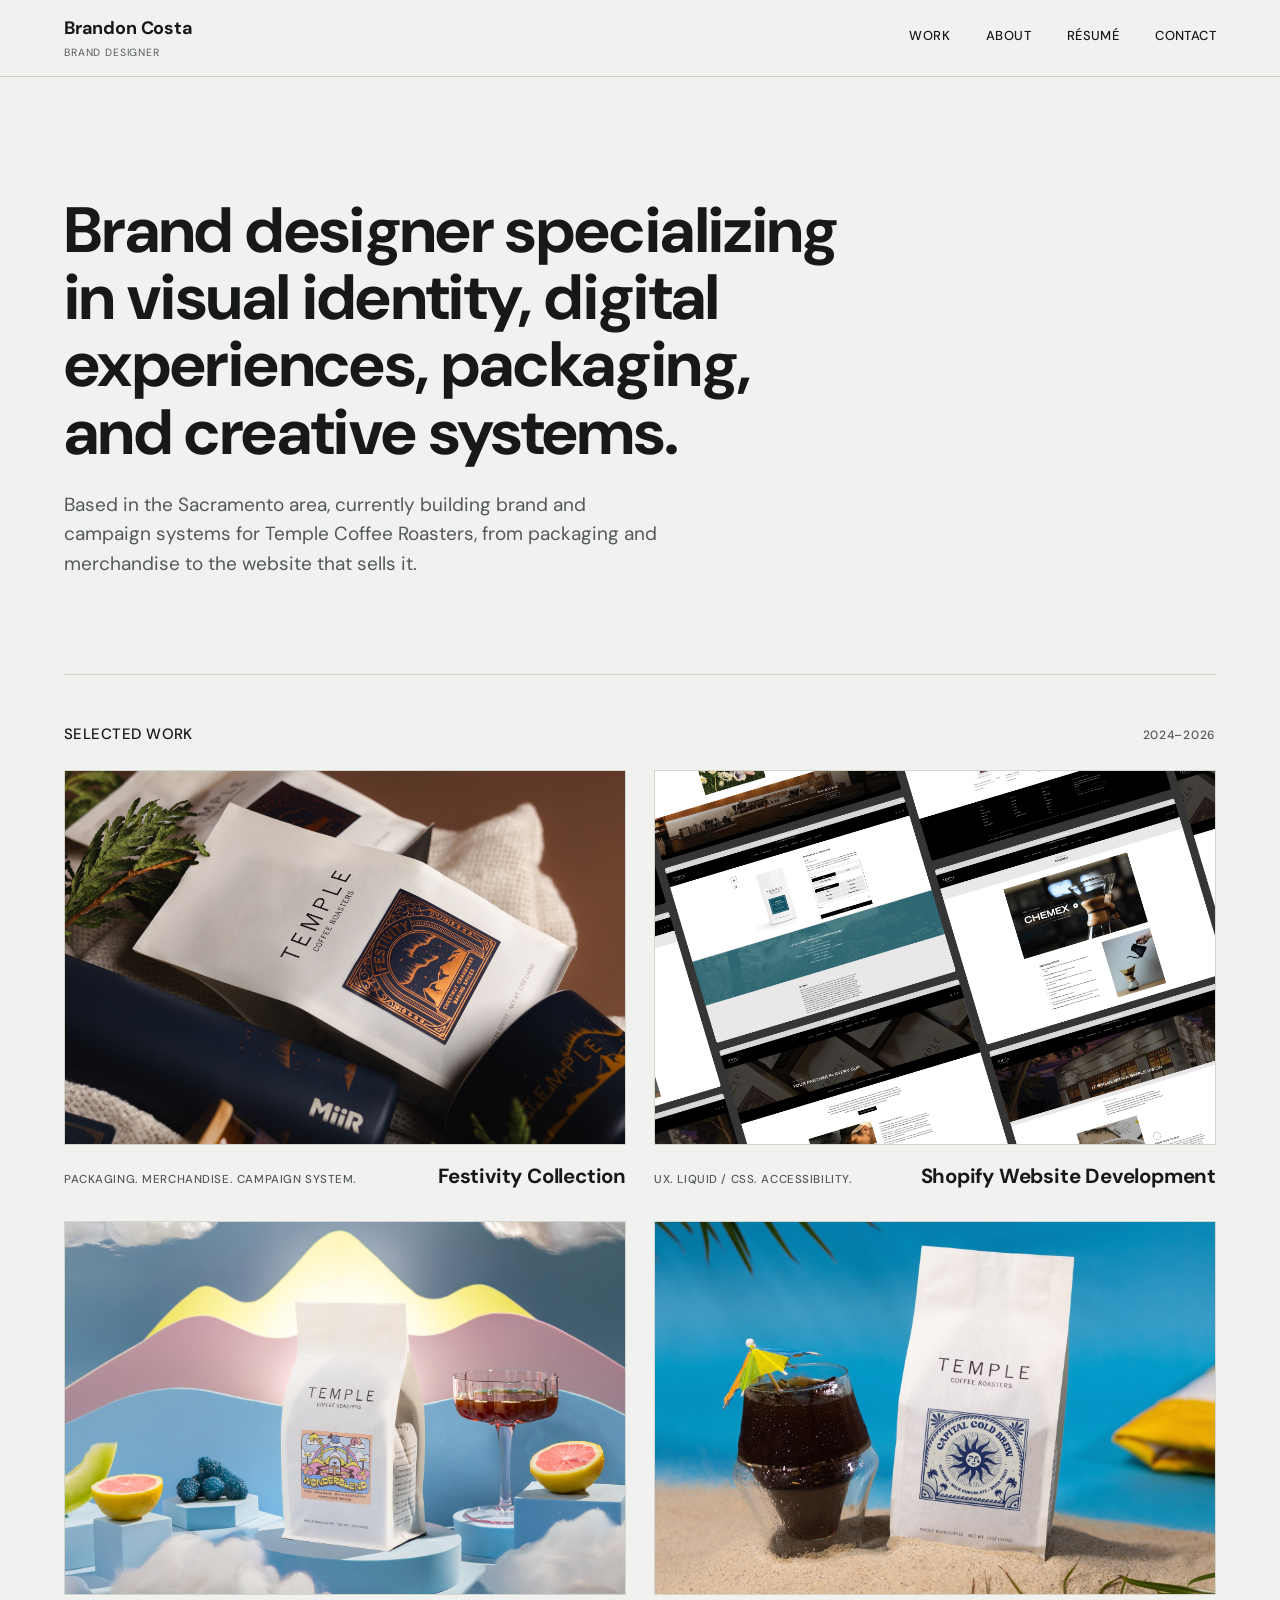
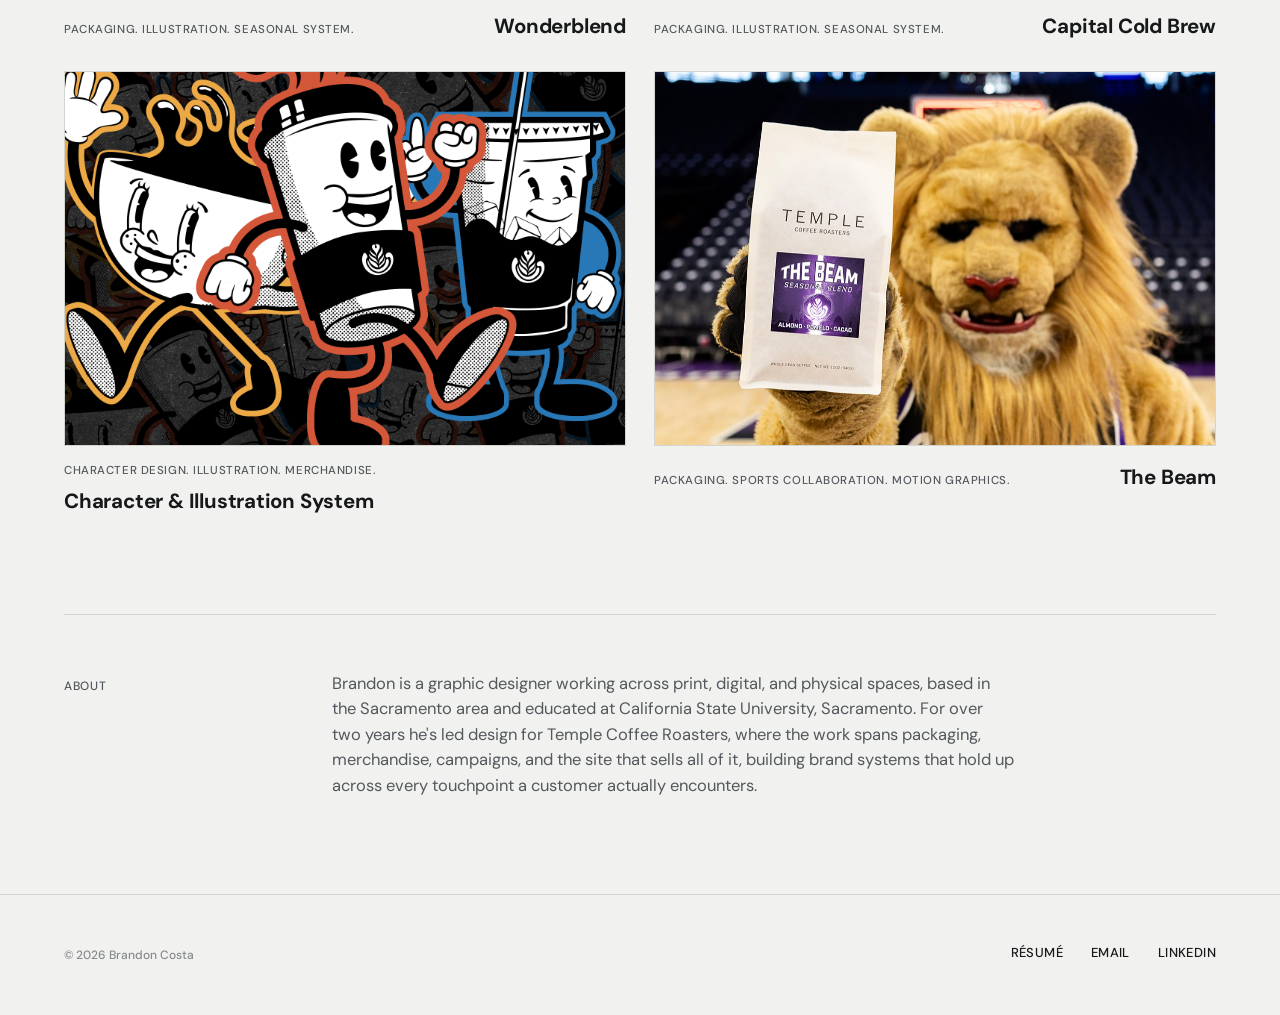
<file: index.html>
<!DOCTYPE html>
<html lang="en">
<head>
<meta charset="UTF-8">
<meta name="viewport" content="width=device-width, initial-scale=1.0">
<title>Brandon Costa | Brand Designer</title>
<meta name="description" content="Brandon Costa is a brand designer specializing in visual identity, digital experiences, packaging, and creative systems.">
<link rel="icon" type="image/svg+xml" href="favicon.svg">
<link rel="stylesheet" href="css/style.css">
</head>
<body>

<header class="site-header">
  <div class="wrap">
    <a href="index.html" class="brand">
      Brandon Costa
      <span class="brand-sub">Brand Designer</span>
    </a>
    <nav class="nav-links" aria-label="Primary">
      <a href="index.html#work">Work</a>
      <a href="index.html#about">About</a>
      <a href="Brandon_Costa-Resume.pdf" target="_blank" rel="noopener">Résumé</a>
      <a href="mailto:brandoncosta@gmail.com">Contact</a>
    </nav>
    <button class="nav-toggle" aria-label="Toggle menu" aria-expanded="false">
      <span></span><span></span><span></span>
    </button>
  </div>
</header>

<main>

  <section class="hero wrap">
    <h1>Brand designer specializing in visual identity, digital experiences, packaging, and creative systems.</h1>
    <p>Based in the Sacramento area, currently building brand and campaign systems for Temple Coffee Roasters, from packaging and merchandise to the website that sells it.</p>
  </section>

  <section class="wrap" id="work">
    <div class="section-label">
      <h2 style="font-size:15px; text-transform:uppercase; letter-spacing:0.03em; font-family:var(--font-mono); font-weight:500;">Selected Work</h2>
      <span class="eyebrow">2024–2026</span>
    </div>

    <div class="work-list">

      <a href="projects/festivity.html" class="work-item">
        <div class="work-media"><img src="img/fest25/fest25tb-web.jpg"></div>
        <div class="work-caption">
          <p class="work-tags">Packaging. Merchandise. Campaign System.</p>
          <h3>Festivity Collection</h3>
        </div>
      </a>

      <a href="projects/shopify.html" class="work-item">
        <div class="work-media"><img src="img/templeweb/tsitegrid1.jpg"></div>
        <div class="work-caption">
          <p class="work-tags">UX. Liquid / CSS. Accessibility.</p>
          <h3>Shopify Website Development</h3>
        </div>
      </a>

      <a href="projects/wonderblend.html" class="work-item">
        <div class="work-media"><img src="img/wb25/wb25tb.jpg"></div>
        <div class="work-caption">
          <p class="work-tags">Packaging. Illustration. Seasonal System.</p>
          <h3>Wonderblend</h3>
        </div>
      </a>

      <a href="projects/capital-cold-brew.html" class="work-item">
        <div class="work-media"><img src="img/ccb24/ccb2402.jpg"></div>
        <div class="work-caption">
          <p class="work-tags">Packaging. Illustration. Seasonal System.</p>
          <h3>Capital Cold Brew</h3>
        </div>
      </a>

      <a href="projects/characters.html" class="work-item">
        <div class="work-media"><img src="img/brewcrew/brewcrewhero.jpg"></div>
        <div class="work-caption">
          <p class="work-tags">Character Design. Illustration. Merchandise.</p>
          <h3>Character &amp; Illustration System</h3>
        </div>
      </a>

      <a href="projects/beam-blend.html" class="work-item">
        <div class="work-media"><img src="img/beam/beamhero2.jpg"></div>
        <div class="work-caption">
          <p class="work-tags">Packaging. Sports Collaboration. Motion Graphics.</p>
          <h3>The Beam</h3>
        </div>
      </a>
    </div>
  </section>

  <section class="wrap" id="about" style="padding-bottom: 96px; border-top: 1px solid var(--line); padding-top: 56px;">
    <div class="cs-section-grid" style="border:none; padding:0;">
      <p class="eyebrow">About</p>
      <div class="cs-copy">
        <p>Brandon is a graphic designer working across print, digital, and physical spaces, based in the Sacramento area and educated at California State University, Sacramento. For over two years he's led design for Temple Coffee Roasters, where the work spans packaging, merchandise, campaigns, and the site that sells all of it, building brand systems that hold up across every touchpoint a customer actually encounters.</p>
      </div>
    </div>
  </section>

</main>

<footer class="site-footer">
  <div class="wrap">
    <span class="footer-note">© 2026 Brandon Costa</span>
    <div class="footer-links">
      <a href="Brandon_Costa-Resume.pdf" target="_blank" rel="noopener">Résumé</a>
      <a href="mailto:brandoncosta@gmail.com">Email</a>
      <a href="https://www.linkedin.com/in/brandoncosta" target="_blank" rel="noopener">LinkedIn</a>
    </div>
  </div>
</footer>

<script src="js/main.js"></script>
</body>
</html>
</file>
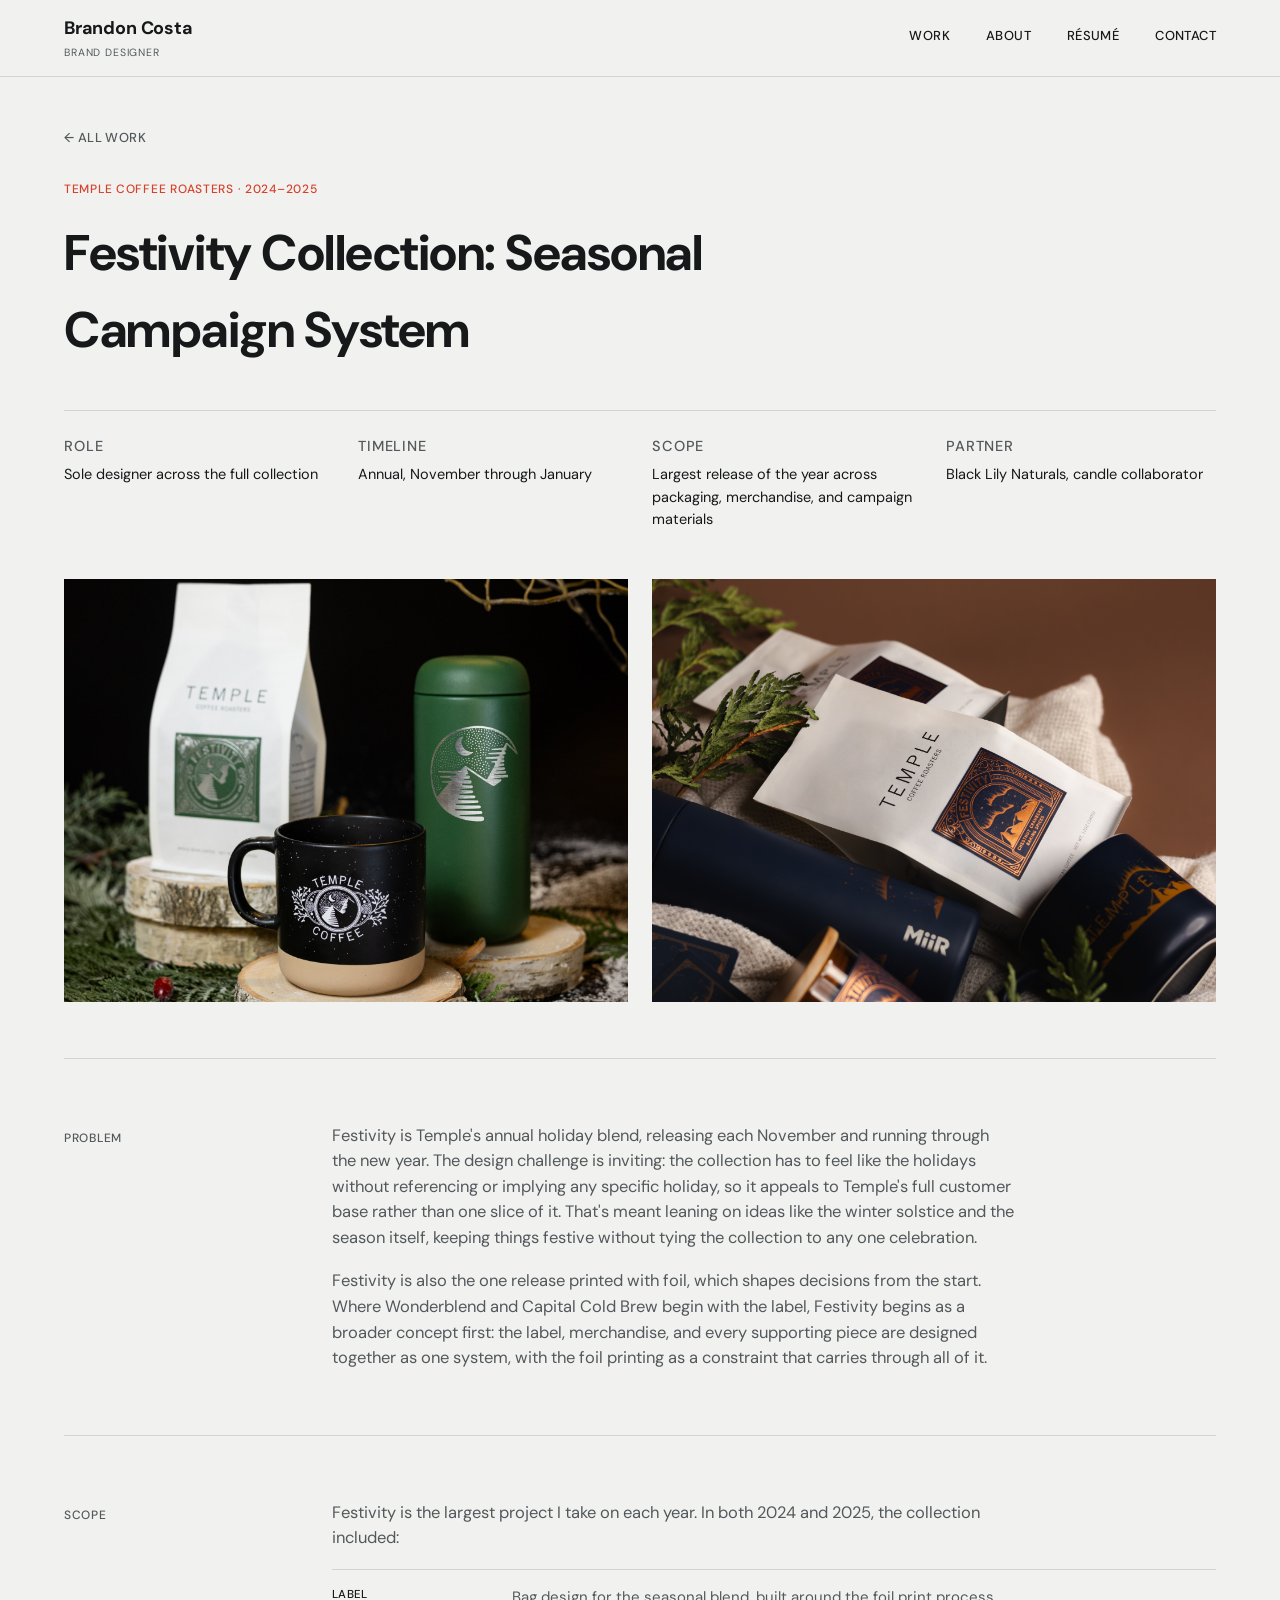
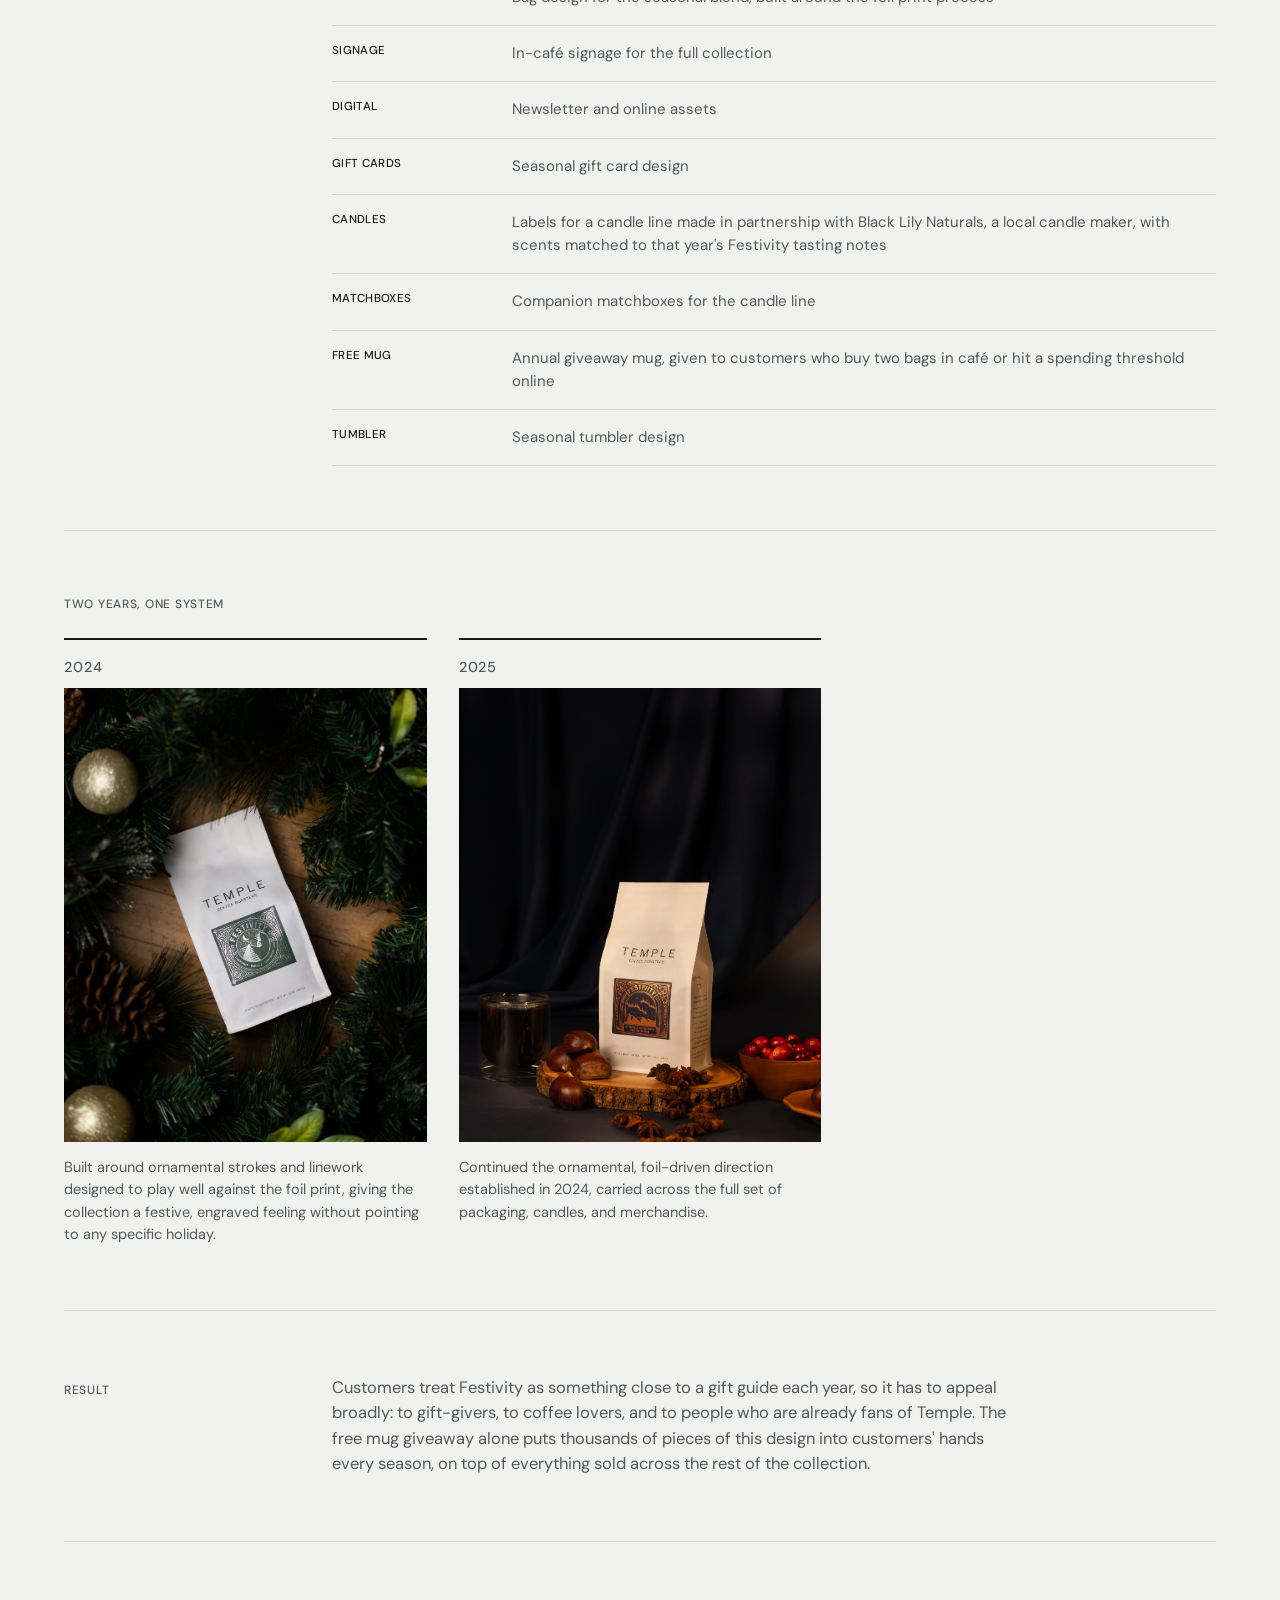
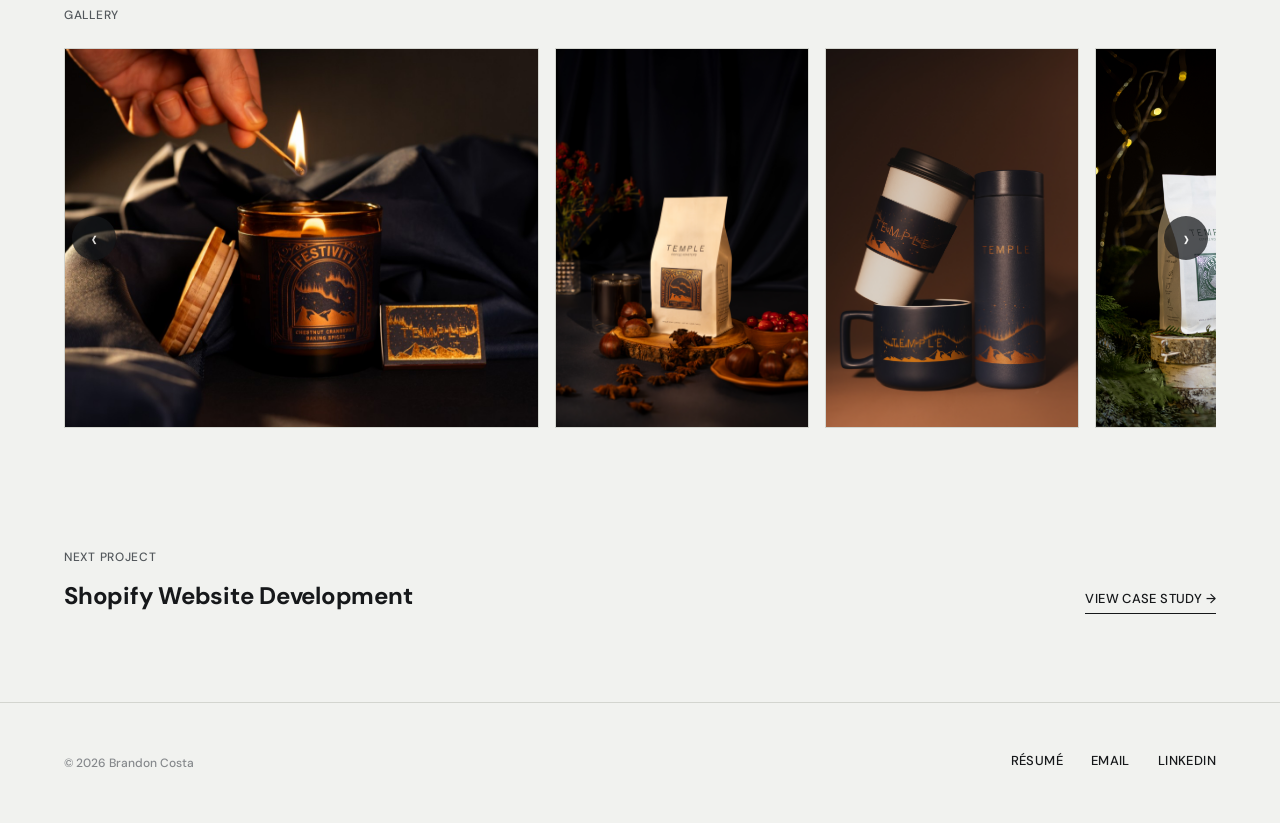
<file: projects/festivity.html>
<!DOCTYPE html>
<html lang="en">
<head>
<meta charset="UTF-8">
<meta name="viewport" content="width=device-width, initial-scale=1.0">
<title>Festivity Collection | Brandon Costa</title>
<meta name="description" content="Temple Coffee Roasters' annual holiday collection: label, signage, merchandise, and a local candle partnership, 2024–2025.">
<link rel="stylesheet" href="../css/style.css">
</head>
<body>

<header class="site-header">
  <div class="wrap">
    <a href="../index.html" class="brand">
      Brandon Costa
      <span class="brand-sub">Brand Designer</span>
    </a>
    <nav class="nav-links" aria-label="Primary">
      <a href="../index.html#work">Work</a>
      <a href="../index.html#about">About</a>
      <a href="../Brandon_Costa-Resume.pdf" target="_blank" rel="noopener">Résumé</a>
      <a href="mailto:brandoncosta@gmail.com">Contact</a>
    </nav>
    <button class="nav-toggle" aria-label="Toggle menu" aria-expanded="false">
      <span></span><span></span><span></span>
    </button>
  </div>
</header>

<main>

  <section class="cs-hero wrap">
    <a href="../index.html#work" class="cs-back">← All work</a>
    <p class="eyebrow eyebrow--accent">Temple Coffee Roasters · 2024–2025</p>
    <h1>Festivity Collection: Seasonal Campaign System</h1>

    <div class="cs-meta">
      <div class="cs-meta-item">
        <p class="eyebrow">Role</p>
        <p>Sole designer across the full collection</p>
      </div>
      <div class="cs-meta-item">
        <p class="eyebrow">Timeline</p>
        <p>Annual, November through January</p>
      </div>
      <div class="cs-meta-item">
        <p class="eyebrow">Scope</p>
        <p>Largest release of the year across packaging, merchandise, and campaign materials</p>
      </div>
      <div class="cs-meta-item">
        <p class="eyebrow">Partner</p>
        <p>Black Lily Naturals, candle collaborator</p>
      </div>
    </div>

    <div class="cs-hero-media-split">
      <div class="cs-hero-media" style="height:100%; width: auto;">
        <img src="../img/fest24/fest2403b.jpg" alt="Festivity 2025 Candle and Matchbox">
      </div>
      <div class="cs-hero-media">
        <img src="../img/fest25/H74A9632.webp" alt="Festivity 2025 Collection">
      </div>
    </div>
  </section>

  <section class="cs-section wrap">
    <div class="cs-section-grid">
      <p class="eyebrow">Problem</p>
      <div class="cs-copy">
        <p>Festivity is Temple's annual holiday blend, releasing each November and running through the new year. The design challenge is inviting: the collection has to feel like the holidays without referencing or implying any specific holiday, so it appeals to Temple's full customer base rather than one slice of it. That's meant leaning on ideas like the winter solstice and the season itself, keeping things festive without tying the collection to any one celebration.</p>
        <p>Festivity is also the one release printed with foil, which shapes decisions from the start. Where Wonderblend and Capital Cold Brew begin with the label, Festivity begins as a broader concept first: the label, merchandise, and every supporting piece are designed together as one system, with the foil printing as a constraint that carries through all of it.</p>
      </div>
    </div>
  </section>

  <section class="cs-section wrap">
    <div class="cs-section-grid">
      <p class="eyebrow">Scope</p>
      <div class="cs-copy">
        <p>Festivity is the largest project I take on each year. In both 2024 and 2025, the collection included:</p>
        <ul class="scope-list">
          <li><span class="scope-label">Label</span> Bag design for the seasonal blend, built around the foil print process</li>
          <li><span class="scope-label">Signage</span> In-café signage for the full collection</li>
          <li><span class="scope-label">Digital</span> Newsletter and online assets</li>
          <li><span class="scope-label">Gift Cards</span> Seasonal gift card design</li>
          <li><span class="scope-label">Candles</span> Labels for a candle line made in partnership with Black Lily Naturals, a local candle maker, with scents matched to that year's Festivity tasting notes</li>
          <li><span class="scope-label">Matchboxes</span> Companion matchboxes for the candle line</li>
          <li><span class="scope-label">Free Mug</span> Annual giveaway mug, given to customers who buy two bags in café or hit a spending threshold online</li>
          <li><span class="scope-label">Tumbler</span> Seasonal tumbler design</li>
        </ul>
      </div>
    </div>
  </section>

  <section class="cs-section wrap">
    <p class="eyebrow" style="margin-bottom: 24px;">Two Years, One System</p>
    <div class="cs-timeline cs-timeline--2col">
      <div class="timeline-year">
        <p class="eyebrow eyebrow--accent">2024</p>
        <div class="cs-media"><img src="../img/fest24/fest2404.webp" alt="Festivity 2024 Coffee Bag"></div>
        <p>Built around ornamental strokes and linework designed to play well against the foil print, giving the collection a festive, engraved feeling without pointing to any specific holiday.</p>
      </div>
      <div class="timeline-year">
        <p class="eyebrow eyebrow--accent">2025</p>
        <div class="cs-media"><img src="../img/fest25/fest1.webp" alt="Festivity 2025 Coffee Bag"></div>
        <p>Continued the ornamental, foil-driven direction established in 2024, carried across the full set of packaging, candles, and merchandise.</p>
      </div>
    </div>
  </section>

  <section class="cs-section wrap">
    <div class="cs-section-grid">
      <p class="eyebrow">Result</p>
      <div class="cs-copy">
        <p>Customers treat Festivity as something close to a gift guide each year, so it has to appeal broadly: to gift-givers, to coffee lovers, and to people who are already fans of Temple. The free mug giveaway alone puts thousands of pieces of this design into customers' hands every season, on top of everything sold across the rest of the collection.</p>
      </div>
    </div>
  </section>

  <section class="cs-section wrap" style="border-bottom: none;">
    <p class="eyebrow" style="margin-bottom: 24px;">Gallery</p>
    <div class="gallery-wrap">
      <button class="gallery-prev" aria-label="Scroll gallery left">&lsaquo;</button>
      <button class="gallery-next" aria-label="Scroll gallery right">&rsaquo;</button>
      <div class="gallery-scroll">
        <button class="gallery-item"><img src="../img/fest25/fest25candle.jpg" alt="Festivity 2025 coffee bag"></button>
        <button class="gallery-item"><img src="../img/fest25/H74A5803-Edit.webp" alt="Festivity 2025 coffee bag"></button>
        <button class="gallery-item"><img src="../img/fest25/H74A8682.webp" alt="Festivity 2025 coffee bag"></button>
        <button class="gallery-item"><img src="../img/fest24/fest2401.webp" alt="Festivity 2024 Coffee Bag"></button>
        <button class="gallery-item"><img src="../img/fest24/candles.webp" alt="Festivity 2024 candle collection with matchbox"></button>
        <button class="gallery-item"><img src="../img/fest24/festmug01.webp" alt="Festivity 2024 mug"></button>
        <button class="gallery-item"><img src="../img/fest24/fest2404.webp" alt="Festivity 2024 Coffee Bag"></button>
        <button class="gallery-item"><img src="../img/fest25/fest25collection-web.jpg" alt="Festivity 2025 coffee bag"></button>
      </div>
    </div>
  </section>

  <div class="wrap">
    <div class="cs-next">
      <div>
        <p class="eyebrow">Next project</p>
        <h3>Shopify Website Development</h3>
      </div>
      <a href="shopify.html" class="view-link">View case study →</a>
    </div>
  </div>

</main>

<footer class="site-footer">
  <div class="wrap">
    <span class="footer-note">© 2026 Brandon Costa</span>
    <div class="footer-links">
      <a href="../Brandon_Costa-Resume.pdf" target="_blank" rel="noopener">Résumé</a>
      <a href="mailto:brandoncosta@gmail.com">Email</a>
      <a href="https://www.linkedin.com/in/brandoncosta" target="_blank" rel="noopener">LinkedIn</a>
    </div>
  </div>
</footer>

<script src="../js/main.js"></script>
</body>
</html>
</file>
<file: css/style.css>
@import url('https://fonts.googleapis.com/css2?family=DM+Sans:ital,wght@0,400;0,500;0,600;0,700;0,800;1,400&display=swap');

:root {
  --bg: #F1F2EF;
  --bg-panel: #E7E8E3;
  --ink: #16181A;
  --ink-soft: #53585C;
  --ink-faint: #86898C;
  --line: #D3D5CF;
  --accent: #D6402C;
  --white: #FAFAF8;

  --font-display: 'DM Sans', 'Helvetica Neue', Arial, sans-serif;
  --font-body: 'DM Sans', 'Helvetica Neue', Arial, sans-serif;
  --font-mono: 'DM Sans', 'Helvetica Neue', Arial, sans-serif;

  --gutter: clamp(16px, 2.5vw, 28px);
}

* { margin: 0; padding: 0; box-sizing: border-box; }

html { scroll-behavior: smooth; }

@media (prefers-reduced-motion: reduce) {
  html { scroll-behavior: auto; }
  * { animation-duration: 0.01ms !important; transition-duration: 0.01ms !important; }
}

body {
  background: var(--bg);
  color: var(--ink);
  font-family: var(--font-body);
  font-size: 16px;
  line-height: 1.55;
  -webkit-font-smoothing: antialiased;
}

a {
  color: inherit;
  text-decoration: none;
}

img { max-width: 100%; display: block; }

.wrap {
  width: 90vw;
  margin: 0 auto;
}

.eyebrow {
  font-family: var(--font-mono);
  font-weight: 500;
  font-size: 12px;
  letter-spacing: 0.06em;
  text-transform: uppercase;
  color: var(--ink-soft);
}

.eyebrow--accent {
  color: var(--accent);
}

h1, h2, h3, h4 {
  font-family: var(--font-display);
  font-weight: 700;
  letter-spacing: -0.01em;
  color: var(--ink);
}

.site-header {
  position: sticky;
  top: 0;
  z-index: 50;
  background: rgba(241, 242, 239, 0.92);
  backdrop-filter: blur(6px);
  border-bottom: 1px solid var(--line);
}

.site-header .wrap {
  display: flex;
  align-items: center;
  justify-content: space-between;
  height: 76px;
}

.brand {
  font-family: var(--font-display);
  font-weight: 700;
  font-size: 18px;
  letter-spacing: -0.01em;
}

.brand .brand-sub {
  display: block;
  font-family: var(--font-mono);
  font-weight: 400;
  font-size: 10.5px;
  letter-spacing: 0.08em;
  color: var(--ink-soft);
  text-transform: uppercase;
  margin-top: 2px;
}

.nav-links {
  display: flex;
  gap: 36px;
  font-family: var(--font-mono);
  font-weight: 500;
  font-size: 13px;
  letter-spacing: 0.03em;
  text-transform: uppercase;
}

.nav-links a {
  position: relative;
  padding-bottom: 3px;
}

.nav-links a::after {
  content: '';
  position: absolute;
  left: 0; bottom: 0;
  width: 0%;
  height: 1px;
  background: var(--accent);
  transition: width 0.25s ease;
}

.nav-links a:hover::after,
.nav-links a:focus-visible::after {
  width: 100%;
}

.nav-toggle {
  display: none;
  background: none;
  border: none;
  cursor: pointer;
  padding: 8px;
}

.nav-toggle span {
  display: block;
  width: 22px;
  height: 2px;
  background: var(--ink);
  margin: 5px 0;
  transition: transform 0.2s ease, opacity 0.2s ease;
}

.hero {
  padding: clamp(56px, 10vw, 120px) 0 clamp(48px, 8vw, 96px);
  border-bottom: 1px solid var(--line);
}

.hero h1 {
  font-size: clamp(34px, 5.2vw, 64px);
  line-height: 1.05;
  max-width: 18ch;
}

.hero h1 .accent-word {
  color: var(--accent);
}

.hero p {
  margin-top: 24px;
  max-width: 46ch;
  font-size: clamp(16px, 1.6vw, 19px);
  color: var(--ink-soft);
}


.section-label {
  display: flex;
  align-items: baseline;
  justify-content: space-between;
  padding: 48px 0 24px;
}

.work-list {
  display: grid;
  grid-template-columns: repeat(2, 1fr);
  gap: clamp(16px, 2.2vw, 32px);
  padding-bottom: 96px;
}

.work-item {
  display: block;
}

.work-media {
  aspect-ratio: 3 / 2;
  background: var(--bg-panel);
  border: 1px solid var(--line);
  overflow: hidden;
  display: flex;
  align-items: center;
  justify-content: center;
}

.work-media img {
  width: 100%;
  height: 100%;
  object-fit: cover;
  transition: transform 0.4s ease, opacity 0.25s ease;
}

.work-item:hover .work-media img,
.work-item:focus-visible .work-media img {
  transform: scale(1.03);
  opacity: 0.9;
}

.work-caption {
  display: flex;
  justify-content: space-between;
  align-items: baseline;
  flex-wrap: wrap;
  gap: 6px 20px;
  margin-top: 16px;
}

.work-tags {
  font-family: var(--font-mono);
  font-weight: 500;
  font-size: 11.5px;
  letter-spacing: 0.05em;
  text-transform: uppercase;
  color: var(--ink-soft);
}

.work-caption h3 {
  font-size: clamp(17px, 1.6vw, 21px);
  position: relative;
  display: inline-block;
}

.work-caption h3::after {
  content: '';
  position: absolute;
  left: 0; bottom: -3px;
  width: 0%;
  height: 1px;
  background: var(--accent);
  transition: width 0.25s ease;
}

.work-item:hover .work-caption h3::after,
.work-item:focus-visible .work-caption h3::after {
  width: 100%;
}

.placeholder-tag {
  font-family: var(--font-mono);
  font-weight: 500;
  font-size: 11px;
  color: var(--ink-faint);
  text-transform: uppercase;
  letter-spacing: 0.05em;
  text-align: center;
  padding: 12px;
}

.view-link {
  font-family: var(--font-mono);
  font-weight: 500;
  font-size: 13px;
  letter-spacing: 0.03em;
  text-transform: uppercase;
  display: inline-flex;
  align-items: center;
  gap: 8px;
  border-bottom: 1px solid var(--ink);
  padding-bottom: 4px;
  transition: gap 0.2s ease, border-color 0.2s ease;
}

.view-link:hover, .view-link:focus-visible {
  gap: 14px;
  border-color: var(--accent);
}



.site-footer {
  border-top: 1px solid var(--line);
  padding: 48px 0;
}

.site-footer .wrap {
  display: flex;
  flex-wrap: wrap;
  justify-content: space-between;
  align-items: center;
  gap: 24px;
}

.footer-links {
  display: flex;
  gap: 28px;
  font-family: var(--font-mono);
  font-weight: 500;
  font-size: 13px;
  text-transform: uppercase;
  letter-spacing: 0.03em;
}

.footer-links a {
  border-bottom: 1px solid transparent;
  padding-bottom: 3px;
  transition: border-color 0.2s ease;
}

.footer-links a:hover, .footer-links a:focus-visible {
  border-color: var(--accent);
}

.footer-note {
  font-family: var(--font-mono);
  font-weight: 500;
  font-size: 12px;
  color: var(--ink-faint);
}

.cs-hero {
  padding: 48px 0 56px;
  border-bottom: 1px solid var(--line);
}

.cs-back {
  font-family: var(--font-mono);
  font-weight: 500;
  font-size: 13px;
  text-transform: uppercase;
  letter-spacing: 0.03em;
  display: inline-flex;
  align-items: center;
  gap: 8px;
  color: var(--ink-soft);
  margin-bottom: 32px;
}

.cs-back:hover { color: var(--accent); }

.cs-hero h1 {
  font-size: clamp(30px, 4.6vw, 50px);
  max-width: 22ch;
  margin: 16px 0 24px;
}

.cs-meta {
  display: grid;
  grid-template-columns: repeat(4, 1fr);
  gap: 24px;
  margin-top: 40px;
  padding-top: 24px;
  border-top: 1px solid var(--line);
}

.cs-meta-item .eyebrow { margin-bottom: 6px; }

.cs-meta-item p {
  font-size: 14.5px;
}

.cs-hero-media {
  aspect-ratio: 16 / 9;
  margin-top: 48px;
  display: flex;
  align-items: center;
  justify-content: center;
  overflow: hidden;
}

.cs-hero-media img {
  width: 100%;
  height: 100%;
  object-fit: cover;
}

.cs-hero-media-split {
  display: grid;
  grid-template-columns: repeat(2, 1fr);
  gap: 24px;
  margin-top: 48px;
}

.cs-hero-media-split .cs-hero-media {
  margin-top: 0;
  aspect-ratio: 4 / 3;
}

.cs-section {
  padding: 64px 0;
  border-bottom: 1px solid var(--line);
}

.cs-section-grid {
  display: grid;
  grid-template-columns: 220px 1fr;
  gap: 48px;
}

.cs-section-grid .eyebrow {
  padding-top: 6px;
}

.cs-section-grid .cs-copy p {
  max-width: 62ch;
  color: var(--ink-soft);
  margin-bottom: 18px;
  font-size: 16.5px;
}

.cs-section-grid .cs-copy p:last-child { margin-bottom: 0; }

.cs-copy h3 {
  font-size: 15px;
  text-transform: uppercase;
  letter-spacing: 0.03em;
  font-family: var(--font-mono);
  font-weight: 500;
  color: var(--ink);
  margin: 28px 0 10px;
}

.cs-media { overflow: hidden; }

.cs-timeline--2col {
  grid-template-columns: repeat(2, 1fr);
}

.cs-media img {
  width: 100%;
  height: 100%;
  object-fit: cover;
  display: block;
}

.cs-media-row {
  display: grid;
  grid-template-columns: repeat(2, 1fr);
  gap: 24px;
  margin-top: 32px;
}

.cs-media-row.single { grid-template-columns: 1fr; }

.cs-media-row .cs-media {
  aspect-ratio: 4 / 3;
  background: var(--bg-panel);
  border: 1px solid var(--line);
  display: flex;
  align-items: center;
  justify-content: center;
}

.cs-media-row.wide .cs-media { aspect-ratio: 16/9; }

.media-caption {
  font-family: var(--font-mono);
  font-weight: 500;
  font-size: 12px;
  color: var(--ink-faint);
  margin-top: 10px;
}

.cs-timeline {
  display: grid;
  grid-template-columns: repeat(3, 1fr);
  gap: 32px;
  margin-top: 8px;
}

.timeline-year {
  border-top: 2px solid var(--ink);
  padding-top: 16px;
}

.timeline-year .eyebrow--accent { margin-bottom: 10px; }

.timeline-year .cs-media {
  aspect-ratio: 4/5;
  margin-bottom: 14px;
}

.cs-timeline--square .timeline-year .cs-media { aspect-ratio: 1/1; }

.timeline-year p {
  font-size: 14.5px;
  color: var(--ink-soft);
}

.timeline-extra {
  display: flex;
  gap: 8px;
  margin-top: 12px;
}

.timeline-extra .cs-media {
  aspect-ratio: 1/1;
  flex: 1;
  margin-bottom: 0;
}

.timeline-extra-label {
  font-family: var(--font-mono);
  font-weight: 500;
  font-size: 10.5px;
  color: var(--ink-faint);
  text-transform: uppercase;
  letter-spacing: 0.04em;
  margin-top: 8px;
}

.cs-next {
  padding: 56px 0 88px;
  display: flex;
  justify-content: space-between;
  align-items: flex-end;
  gap: 24px;
}

.cs-next .eyebrow { margin-bottom: 10px; }

.cs-next h3 { font-size: 24px; }

.scope-list {
  list-style: none;
  margin-top: 8px;
}

.scope-list li {
  display: grid;
  grid-template-columns: 160px 1fr;
  gap: 20px;
  padding: 16px 0;
  border-top: 1px solid var(--line);
  font-size: 15px;
  color: var(--ink-soft);
}

.scope-list li:last-child {
  border-bottom: 1px solid var(--line);
}

.scope-list li span.scope-label {
  font-family: var(--font-mono);
  font-weight: 500;
  font-size: 11.5px;
  letter-spacing: 0.03em;
  text-transform: uppercase;
  color: var(--ink);
}

.gallery-wrap {
  position: relative;
  margin-top: 8px;
}

.gallery-scroll {
  display: flex;
  gap: 16px;
  overflow-x: auto;
  scroll-behavior: smooth;
  scroll-snap-type: x proximity;
  -webkit-overflow-scrolling: touch;
  scrollbar-width: none;
  -ms-overflow-style: none;
}

.gallery-scroll::-webkit-scrollbar { display: none; }

.gallery-prev,
.gallery-next {
  position: absolute;
  top: 50%;
  transform: translateY(-50%);
  width: 44px;
  height: 44px;
  display: flex;
  align-items: center;
  justify-content: center;
  border: none;
  border-radius: 50%;
  background: rgba(22, 24, 26, 0.85);
  color: var(--white);
  font-family: var(--font-mono);
  font-size: 24px;
  cursor: pointer;
  opacity: 0.85;
  z-index: 5;
  transition: opacity 0.2s ease, background 0.2s ease;
}

.gallery-prev:hover,
.gallery-next:hover { opacity: 1; background: var(--ink); }

.gallery-prev { left: 8px; }
.gallery-next { right: 8px; }

.gallery-wrap.no-overflow .gallery-prev,
.gallery-wrap.no-overflow .gallery-next { display: none; }

.gallery-item {
  flex: 0 0 auto;
  height: 380px;
  border: 1px solid var(--line);
  background: var(--bg-panel);
  padding: 0;
  cursor: zoom-in;
  scroll-snap-align: start;
}

.gallery-item img { height: 100%; width: auto; display: block; }

.gallery-item:focus-visible { outline: 2px solid var(--accent); outline-offset: 2px; }

.lightbox {
  position: fixed;
  inset: 0;
  z-index: 200;
  display: none;
  background: rgba(22, 24, 26, 0.95);
}

.lightbox.open { display: block; }

.lightbox-scroll {
  height: 100%;
  display: flex;
  align-items: center;
  gap: 40px;
  overflow-x: auto;
  scroll-behavior: smooth;
  scroll-snap-type: x mandatory;
  padding: 0 8vw;
  -webkit-overflow-scrolling: touch;
  scrollbar-width: none;
  -ms-overflow-style: none;
}

.lightbox-scroll::-webkit-scrollbar { display: none; }

.lightbox-scroll img {
  flex: 0 0 auto;
  max-height: 82vh;
  max-width: 84vw;
  width: auto;
  height: auto;
  scroll-snap-align: center;
}

.lightbox-close,
.lightbox-prev,
.lightbox-next {
  position: fixed;
  border: none;
  background: transparent;
  color: var(--white);
  font-family: var(--font-mono);
  cursor: pointer;
  line-height: 1;
}

.lightbox-close {
  top: 20px;
  right: 24px;
  font-size: 32px;
  font-weight: 300;
}

.lightbox-prev,
.lightbox-next {
  top: 50%;
  transform: translateY(-50%);
  width: 48px;
  height: 48px;
  display: flex;
  align-items: center;
  justify-content: center;
  font-size: 26px;
  font-weight: 400;
  background: rgba(22, 24, 26, 0.85);
  border-radius: 50%;
  opacity: 0.85;
}

.lightbox-prev:hover,
.lightbox-next:hover { opacity: 1; background: var(--ink); }

.lightbox-close:hover { opacity: 1; }

.lightbox-prev { left: 12px; }
.lightbox-next { right: 12px; }

.lightbox-counter {
  position: fixed;
  bottom: 20px;
  left: 50%;
  transform: translateX(-50%);
  font-family: var(--font-mono);
  font-weight: 500;
  font-size: 12px;
  letter-spacing: 0.04em;
  color: var(--ink-faint);
}

.cs-motion-grid {
  display: flex;
  align-items: stretch;
  flex-wrap: wrap;
  gap: 48px;
  margin-top: 8px;
}

.motion-video,
.motion-gif {
  display: flex;
  flex-direction: column;
  justify-content: flex-end;
}

.motion-frame {
  position: relative;
  height: 75vh;
  aspect-ratio: 9 / 16;
  border-radius: 26px;
  overflow: hidden;
  background: var(--ink);
  border: 5px solid var(--ink);
  box-shadow: 0 24px 48px rgba(22, 24, 26, 0.16);
}

.motion-frame video {
  width: 100%;
  height: 100%;
  object-fit: cover;
  display: block;
}

.motion-frame-bar {
  position: absolute;
  top: 12px;
  left: 12px;
  right: 12px;
  z-index: 2;
  display: flex;
  gap: 4px;
}

.motion-frame-bar span {
  flex: 1;
  height: 3px;
  border-radius: 2px;
  background: rgba(255, 255, 255, 0.35);
}

.motion-frame-bar span:first-child { background: rgba(255, 255, 255, 0.9); }

.motion-sound {
  position: absolute;
  bottom: 14px;
  left: 14px;
  z-index: 2;
  border: none;
  border-radius: 20px;
  padding: 6px 14px;
  background: rgba(22, 24, 26, 0.6);
  color: var(--white);
  font-family: var(--font-mono);
  font-weight: 500;
  font-size: 10.5px;
  letter-spacing: 0.05em;
  text-transform: uppercase;
  cursor: pointer;
}

.motion-orb {
  width: 280px;
  height: 280px;
  border-radius: 50%;
  display: flex;
  align-items: center;
  justify-content: center;
  background: radial-gradient(circle, rgba(107, 33, 168, 0.16), transparent 72%);
}

.motion-orb img {
  width: 82%;
  height: 82%;
  object-fit: contain;
}

.motion-video .media-caption,
.motion-gif .media-caption { text-align: center; margin-top: 14px; }

@media (max-width: 860px) {
  .nav-links { display: none; }
  .nav-toggle { display: block; }

  .nav-links.open {
    display: flex;
    flex-direction: column;
    position: absolute;
    top: 76px;
    left: 0; right: 0;
    background: var(--bg);
    border-bottom: 1px solid var(--line);
    padding: 24px var(--gutter) 32px;
    gap: 20px;
  }

  .work-list { grid-template-columns: 1fr; gap: 40px; }

  .cs-meta { grid-template-columns: repeat(2, 1fr); }

  .cs-section-grid { grid-template-columns: 1fr; gap: 20px; }

  .cs-media-row { grid-template-columns: 1fr; }

  .cs-hero-media-split { grid-template-columns: 1fr; }

  .cs-timeline { grid-template-columns: 1fr; gap: 40px; }

  .cs-next { flex-direction: column; align-items: flex-start; }

  .scope-list li { grid-template-columns: 1fr; gap: 4px; }

  .gallery-item { height: 220px; }

  .lightbox-scroll { padding: 0 6vw; gap: 20px; }

  .lightbox-prev, .lightbox-next { width: 38px; height: 38px; font-size: 20px; }

  .gallery-prev, .gallery-next { width: 36px; height: 36px; font-size: 18px; }

  .cs-motion-grid { flex-direction: column; align-items: center; }
}
</file>
